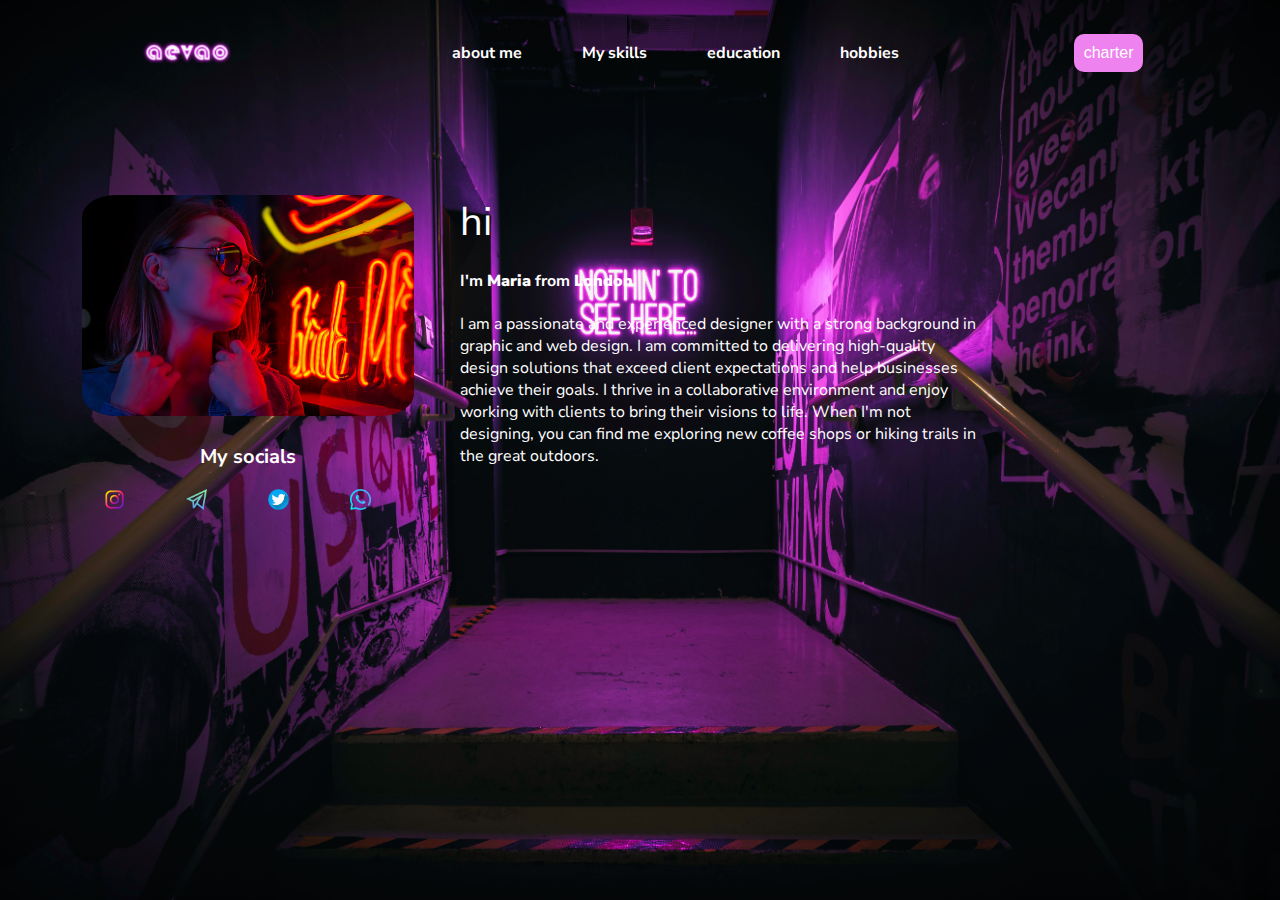
<file: index.html>
<!DOCTYPE html>
<html lang="en">
  <head>
    <meta charset="UTF-8" />
    <meta http-equiv="X-UA-Compatible" content="IE=edge" />
    <meta name="viewport" content="width=device-width, initial-scale=1.0" />
    <title>Document</title>
    <link rel="preconnect" href="https://fonts.googleapis.com">
<link rel="preconnect" href="https://fonts.gstatic.com" crossorigin>
<link href="https://fonts.googleapis.com/css2?family=Inter&family=Nunito+Sans:ital,wght@0,400;1,300&display=swap" rel="stylesheet">     
    <link rel="stylesheet" href="./main.css" />
  </head>
  <body>
    <div class="main">
      <div class="container">
        <!-- navbar start -->
        <div class="navbar">
          <img class="navbar__logo" src="./images/aevao.png" alt="" />
          <!-- todo для других html файлов -->
          <ul class="navbar__list">
            <li class="list__item"><a href="./aboutme.html">about me</a></li>
            <li class="list__item"><a href="./myskills.html">My skills</a></li>
            <li class="list__item"><a href="./education.html">education</a></li>
            <li class="list__item"><a href="./hobbies.html">hobbies</a></li>
          </ul>
          <!-- forms -->
            <button class="navbar__btn"><a href="./forms.html" class="Navbar__bnt_url">charter</a></button>
        <!-- forms -->
        <img src="./images/burger_btn.png" alt="" class="navbar__burger_btn" />

                    <!-- todo для других html файлов -->
            <!--burger start  -->
      <div class="burger-menu">
        <div class="burger-menu__content">
          <img
            src="./images/cancel_btn.png"
            alt=""
            class="burger-menu__btn_close"
          />
          
          <ul class="burger-menu__list">
            <li class="burger-menu__item"><a href="./aboutme.html">about me</a></li>
            <li class="burger-menu__item">
              <a href="./myskills.html">My skills</a>
            </li>
            <li class="burger-menu__item"><a href="./education.html">education</a></li>
            <li class="burger-menu__item"><a href="./hobbies.html">hobbies</a></li>
          </ul>
        </div>
      </div>
      <!-- burger end -->
        </div>
        
        <!-- navbar end -->
        <!-- header start -->
        <div class="header">
          <div class="header__left">
            <img src="./images/last aftor.jpg" alt="" class="header__left_img">
            <h4 class="header__left_title">My socials</h4>
            <ul class="header__left__list">
              <li class="header__list_socials"><a href="#"><img src="./images/instagram.png" alt="" class="header__socials"></a></li>
              <li class="header__list_socials"><a href="#"><img src="./images/telegram.png" alt="" class="header__socials"></a></li>
              <li class="header__list_socials"><a href="#"><img src="./images/twitter (1).png" alt="" class="header__socials"></a></li>
              <li class="header__list_socials"><a href="#"><img src="./images/whatsapp.png" alt="" class="header__socials"></a></li>
              
            </ul>
            
          </div>
          <div class="header__right">
            <div class="header__right_title">hi</div>
            <div class="header__right_info">
              <h4 class="header__right_name">I'm <b>Maria</b> from <b>London</b></h4>
              <p class="header__right_desc">I am a passionate and experienced designer with a strong background in graphic and web design. I am committed to delivering high-quality design solutions that exceed client expectations and help businesses achieve their goals. I thrive in a collaborative environment and enjoy working with clients to bring their visions to life. When I'm not designing, you can find me exploring new coffee shops or hiking trails in the great outdoors.</p>
            </div>
          </div>
        </div>
        <!-- header end -->
      </div>
    </div>
    <script>
      let openBtn = document.querySelector(".navbar__burger_btn");
      let closeBtn = document.querySelector(".burger-menu__btn_close");
      let burgerMenu = document.querySelector(".burger-menu");

      openBtn.addEventListener(
        "click",
        () => (burgerMenu.style.display = "block")
      );
      closeBtn.addEventListener(
        "click",
        () => (burgerMenu.style.display = "none")
      );
    </script>
  </body>
</html>
</file>
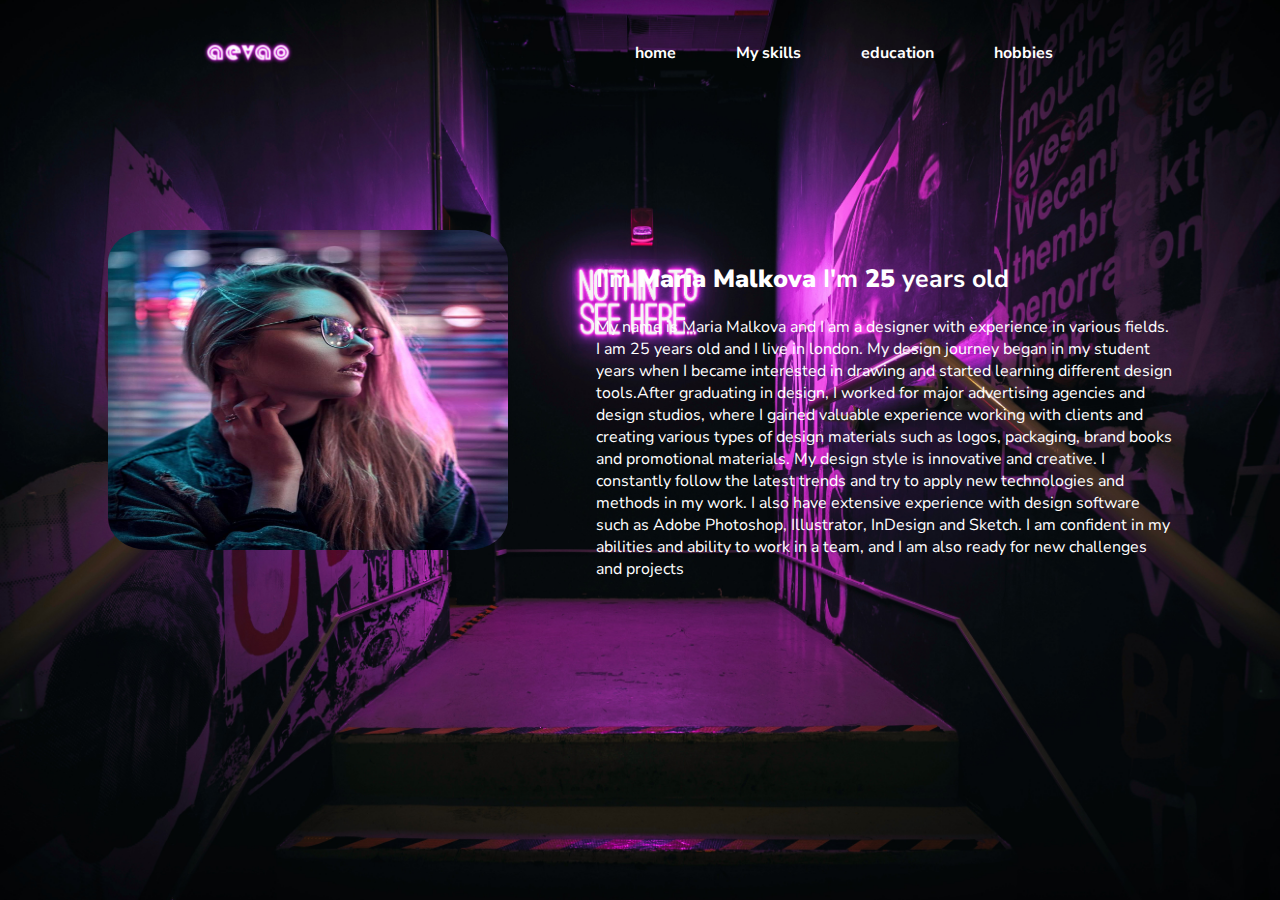
<file: aboutme.html>
<!DOCTYPE html>
<html lang="en">
<head>
    <meta charset="UTF-8">
    <meta http-equiv="X-UA-Compatible" content="IE=edge">
    <meta name="viewport" content="width=device-width, initial-scale=1.0">
    <link rel="preconnect" href="https://fonts.googleapis.com">
    <link rel="preconnect" href="https://fonts.gstatic.com" crossorigin>
    <link href="https://fonts.googleapis.com/css2?family=Inter&family=Nunito+Sans:ital,wght@0,400;1,300&display=swap" rel="stylesheet">    
    <title>Document</title>
    <link rel="stylesheet" href="./aboutme.css">
</head>
<body>
    <div class="main">
        <div class="content">
            <div class="navbar">
                <img class="navbar__logo" src="./images/aevao.png" alt="" />
        
                <ul class="navbar__list">
                    <li class="list__item"><a href="./index.html">home</a></li>
                    <li class="list__item"><a href="./myskills.html">My skills</a></li>
                    <li class="list__item"><a href="./education.html">education</a></li>
                    <li class="list__item"><a href="./hobbies.html">hobbies</a></li>
                  </ul>
                
                
              </div>
              <!-- navbar end -->
              <!-- todo features start -->
              <div class="features">
            <img src="./images/about aftor.jpg" alt="" class="features__img">
              
              <div class="featyres__desk">
            <h2 class="features__title">I'm <b>Maria Malkova</b> I'm <b>25</b> years old</h2>
            <p class="features__info">My name is Maria Malkova and I am a designer with experience in various fields. I am 25 years old and I live in london. My design journey began in my student years when I became interested in drawing and started learning different design tools.After graduating in design, I worked for major advertising agencies and design studios, where I gained valuable experience working with clients and creating various types of design materials such as logos, packaging, brand books and promotional materials.

                My design style is innovative and creative. I constantly follow the latest trends and try to apply new technologies and methods in my work.
                
                I also have extensive experience with design software such as Adobe Photoshop, Illustrator, InDesign and Sketch. I am confident in my abilities and ability to work in a team, and I am also ready for new challenges and projects</p>
                
                    <p class="adaptive__info">My name is Maria Malkova and I am a designer with experience in various fields. I am 25 years old and I live in london. My design journey began in my student years when I became interested in drawing and started learning different design tools.After graduating in design, I worked for major advertising agencies and design studios, where I gained valuable experience working with clients and creating various types of design materials such as logos, packaging, brand books and promotional materials</p>
                
              </div>
              

        </div> 
        
        <!-- todo features end -->
        </div>
    </div>
</body>
</html>
</file>
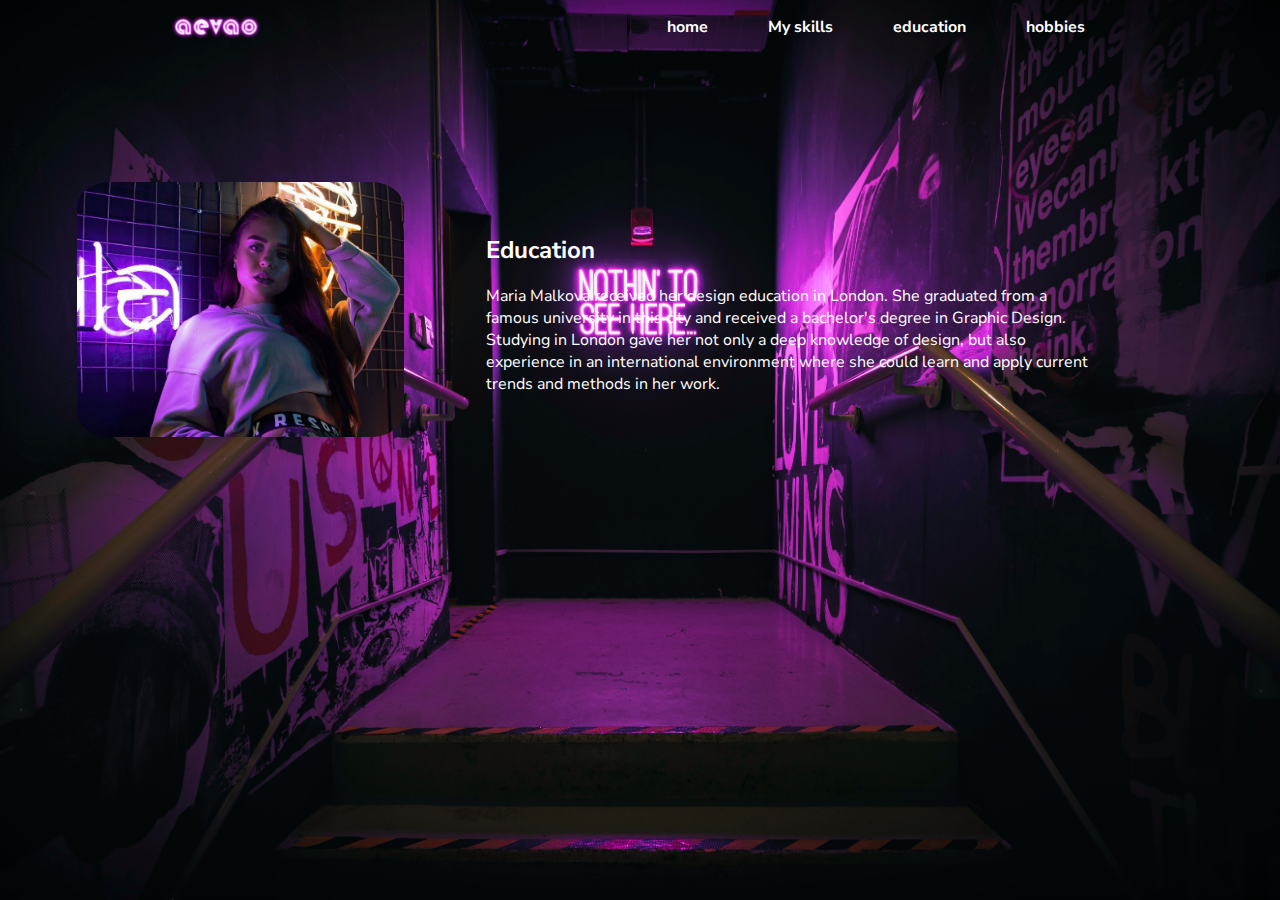
<file: education.html>
<!DOCTYPE html>
<html lang="en">
<head>
    <meta charset="UTF-8">
    <meta http-equiv="X-UA-Compatible" content="IE=edge">
    <meta name="viewport" content="width=device-width, initial-scale=1.0">
    <link rel="preconnect" href="https://fonts.googleapis.com">
    <link rel="preconnect" href="https://fonts.gstatic.com" crossorigin>
    <link href="https://fonts.googleapis.com/css2?family=Inter&family=Nunito+Sans:ital,wght@0,400;1,300&display=swap" rel="stylesheet">     
    <title>Document</title>
    <link rel="stylesheet" href="./education.css">
</head>
<body>
    <div class="main">
        <div class="diagrama">
            <div class="navbar">
                <img class="navbar__logo" src="./images/aevao.png" alt="" />
        
                <ul class="navbar__list">
                  <li class="list__item"><a href="./index.html">home</a></li>
                  <li class="list__item"><a href="./myskills.html">My skills</a></li>
                  <li class="list__item"><a href="./education.html">education</a></li>
                  <li class="list__item"><a href="./hobbies.html">hobbies</a></li>
                </ul>
                
                
              </div>
              <!-- navbar end -->
        </div>
        <div class="education">
            <div class="education__left">
            <img src="./images/education.jpg" alt="" class="education__img">
        </div>
        <div class="education__right">
            <h2 class="education__right__title">Education</h2>
            <p class="education__right__info">Maria Malkova received her design education in London. She graduated from a famous university in this city and received a bachelor's degree in Graphic Design. Studying in London gave her not only a deep knowledge of design, but also experience in an international environment where she could learn and apply current trends and methods in her work.
            </p>
        </div>

        </div>  

    </div>
</body>
</html>
</file>
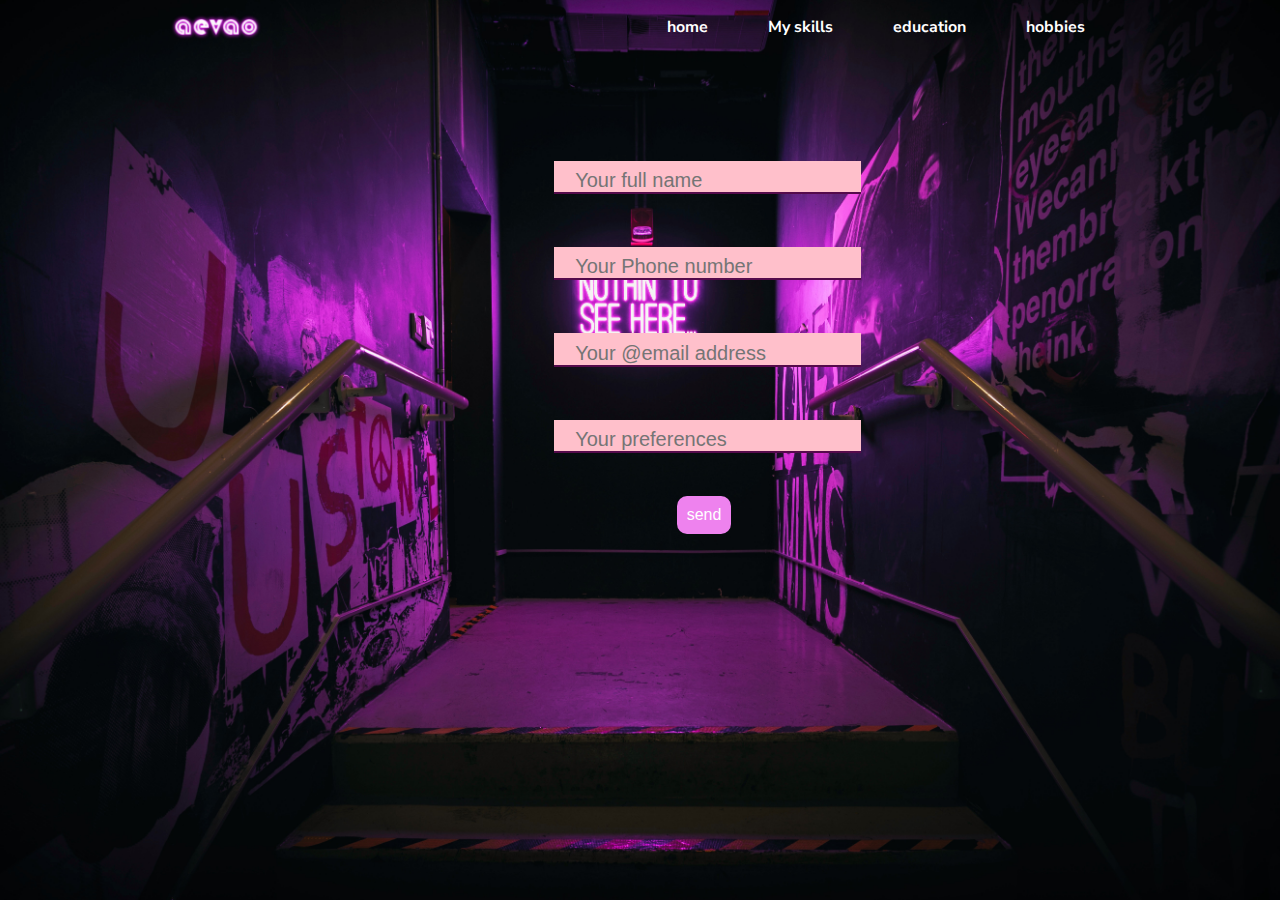
<file: forms.html>
<!DOCTYPE html>
<html lang="en">
<head>
    <meta charset="UTF-8">
    <meta http-equiv="X-UA-Compatible" content="IE=edge">
    <meta name="viewport" content="width=device-width, initial-scale=1.0">
    <link rel="preconnect" href="https://fonts.googleapis.com">
    <link rel="preconnect" href="https://fonts.gstatic.com" crossorigin>
    <link href="https://fonts.googleapis.com/css2?family=Inter&family=Nunito+Sans:ital,wght@0,400;1,300&display=swap" rel="stylesheet">   
    <title>Document</title>
    <link rel="stylesheet" href="./forms.css">
</head>
<body>
    <div class="main">
        <div class="diagrama">
            <div class="navbar">
                <img class="navbar__logo" src="./images/aevao.png" alt="" />
        
                <ul class="navbar__list">
                    <li class="list__item"><a href="./index.html">home</a></li>
                    <li class="list__item"><a href="./myskills.html">My skills</a></li>
                    <li class="list__item"><a href="./education.html">education</a></li>
                    <li class="list__item"><a href="./hobbies.html">hobbies</a></li>
                  </ul>
                
                </div>
                <div class="forms">
                    <ul class="forms__list">
                        <li class="forms__desc"><input placeholder="Your full name"  type="text" class="forms__inp"></li>
                        <li class="forms__desc"><input placeholder="Your Phone number" type="number" class="forms__inp"></li>
                        <li class="forms__desc"><input placeholder="Your @email address" type="email" class="forms__inp"></li>
                        <li class="forms__desc"><input placeholder="Your preferences" type="text" class="forms__inp"></li>
                    </ul>
                    
              </div>
              <div class="end">
              <button class="end_btn"><a href="./main.html" class="end__btn_url">send</a></button>
            </div>

        </div>
</body>
</html>
</file>
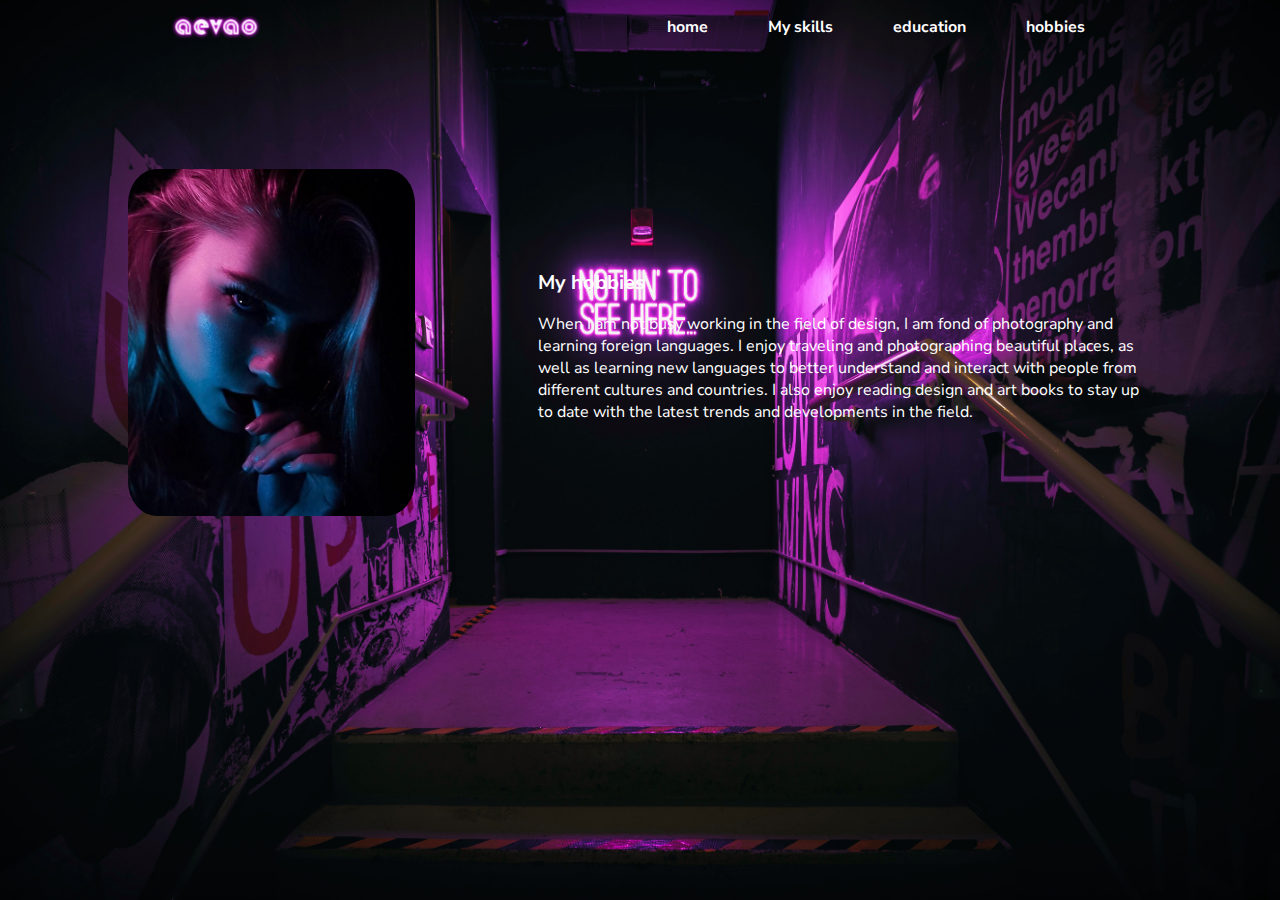
<file: hobbies.html>
<!DOCTYPE html>
<html lang="en">
<head>
    <meta charset="UTF-8">
    <meta http-equiv="X-UA-Compatible" content="IE=edge">
    <meta name="viewport" content="width=device-width, initial-scale=1.0">
    <link rel="preconnect" href="https://fonts.googleapis.com">
    <link rel="preconnect" href="https://fonts.gstatic.com" crossorigin>
    <link href="https://fonts.googleapis.com/css2?family=Inter&family=Nunito+Sans:ital,wght@0,400;1,300&display=swap" rel="stylesheet">   
    <title>Document</title>
    <link rel="stylesheet" href="./hobbies.css">
</head>
<body>
    <div class="main">
        <div class="diagrama">
            <div class="navbar">
                <img class="navbar__logo" src="./images/aevao.png" alt="" />
        
                <ul class="navbar__list">
                    <li class="list__item"><a href="./index.html">home</a></li>
                    <li class="list__item"><a href="./myskills.html">My skills</a></li>
                    <li class="list__item"><a href="./education.html">education</a></li>
                    <li class="list__item"><a href="./hobbies.html">hobbies</a></li>
                  </ul>
                
                
              </div>
              <!-- navbar end -->
              <div class="header">
                <div class="header__left">
                    <img src="./images/hobbies.jpg" alt="" class="header__left_img">
                </div>
                <div class="header__right">
                    <h2 class="header__right_title">My hobbies</h2>
                    <p class="header__right_info">When I am not busy working in the field of design, I am fond of photography and learning foreign languages. I enjoy traveling and photographing beautiful places, as well as learning new languages ​​to better understand and interact with people from different cultures and countries. I also enjoy reading design and art books to stay up to date with the latest trends and developments in the field. </p>
                </div>
              </div>
        </div>
    </div>
</body>
</html>
</file>
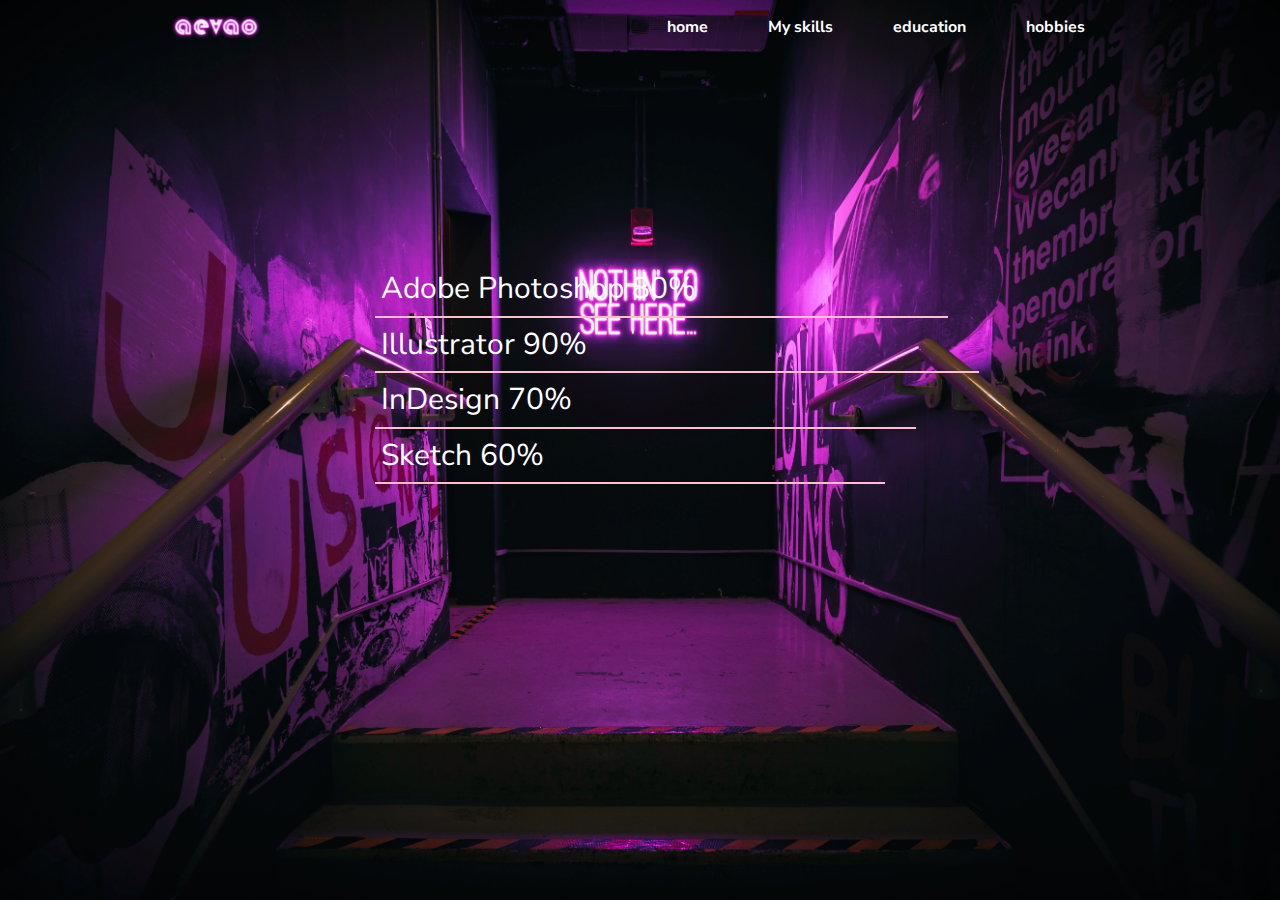
<file: myskills.html>
<!DOCTYPE html>
<html lang="en">
  <head>
    <meta charset="UTF-8" />
    <meta http-equiv="X-UA-Compatible" content="IE=edge" />
    <meta name="viewport" content="width=device-width, initial-scale=1.0" />
    <link rel="preconnect" href="https://fonts.googleapis.com" />
    <link rel="preconnect" href="https://fonts.gstatic.com" crossorigin />
    <link
      href="https://fonts.googleapis.com/css2?family=Inter&family=Nunito+Sans:ital,wght@0,400;1,300&display=swap"
      rel="stylesheet"
    />
    <title>Document</title>
    <link rel="stylesheet" href="./myskills.css" />
  </head>
  <body>
    <div class="main">
      <div class="diagrama">
        <div class="navbar">
          <img class="navbar__logo" src="./images/aevao.png" alt="" />

          <ul class="navbar__list">
            <li class="list__item"><a href="./index.html">home</a></li>
            <li class="list__item"><a href="./myskills.html">My skills</a></li>
            <li class="list__item"><a href="./education.html">education</a></li>
            <li class="list__item"><a href="./hobbies.html">hobbies</a></li>
          </ul>
        </div>
        <!-- navbar end -->
      </div>
      <div class="skill__bar">
        <ul class="skill__bar_list">
          <li class="skill__bar_item" id="bar1">Adobe Photoshop 80%</li>
          <li class="skill__bar_item" id="bar2">Illustrator 90%</li>
          <li class="skill__bar_item" id="bar3">InDesign 70%</li>
          <li class="skill__bar_item" id="bar4">Sketch 60%</li>
        </ul>
      </div>
    </div>
  </body>
</html>
</file>
<file: main.css>
body {
  padding: 0;
  margin: 0;
  font-family: 'Inter', sans-serif;
  font-family: 'Nunito Sans', sans-serif;
}
.main {
  width: 100vw;

  height: 100vh;
  background-image: url("./images/kafklafj.png");
  background-size: cover;
  background-position: center;
  
}
.container {
  width: 90%;
  margin: auto;
  padding: 2% 0;}
/* navbar start */
  .navbar {
    display: flex;
    justify-content: space-around;
    align-items: center;
    
   
  }
  
  .navbar__logo {
    width: 100px;
    height: auto;
  }
  
  .navbar__list {
    display: flex;
    list-style: none;
   
  }
  
  .list__item {
    margin: 0 20px;
    -webkit-animation: glow 1s ease-in-out infinite alternate;
    -moz-animation: glow 1s ease-in-out infinite alternate;
    animation: glow 1s ease-in-out infinite alternate;
  }
  
  .list__item a {
    text-decoration: none;
    color: #fff;
    font-weight: bold;
    font-size: 16px;
    padding: 5px 10px;
    border-radius: 5px;
    transition: all 0.3s ease-in-out;
  }
  
  .list__item a:hover {
    background-color: #ff00ff ;
    color: #fff;
    
  }
  .navbar__btn{
    border: none;
    background-color: violet;
    color: white;
    cursor: pointer;
    padding: 10px;
    border-radius: 10px;
    font-size: 16px;
  }
  .Navbar__bnt_url{
    -webkit-animation: glow 1s ease-in-out infinite alternate;
    -moz-animation: glow 1s ease-in-out infinite alternate;
    color: #fff;
    text-decoration: none;
  }
  .navbar__burger_btn {
    display: none;}
  
@-webkit-keyframes glow {
  from {
    text-shadow: 0 0 10px #fff, 0 0 20px #fff, 0 0 30px #e60073, 0 0 40px #e60073, 0 0 50px #e60073, 0 0 60px #e60073, 0 0 70px #e60073;
  }
  to {
    text-shadow: 0 0 20px #fff, 0 0 30px #ff4da6, 0 0 40px #ff4da6, 0 0 50px #ff4da6, 0 0 60px #ff4da6, 0 0 70px #ff4da6, 0 0 80px #ff4da6;
  }
}
/* navbar end */
/* header start */
.header{
  display: flex;
  width: 80%;
  margin-top: 10%;
}
.header__left{
  width: 40%;
  display: flex;
  flex-wrap: wrap;
  justify-content: center;

}
.header__left_img{
 width: 90%;
 border-radius: 10%;
}
.header__left__list{
  display: flex;
  list-style: none;

}
.header__socials{
  width: 25%;
  cursor: pointer;
}
.header__left_title{
  font-size: 20px;
  color: #fff;
  margin-bottom:  1%;
  -webkit-animation: glow 1s ease-in-out infinite alternate;
  -moz-animation: glow 1s ease-in-out infinite alternate;
}
.header__right{
  width: 60%;
  justify-content: center;
}
.header__right_title{
  font-size: 40px;
  -webkit-animation: glow 1s ease-in-out infinite alternate;
  -moz-animation: glow 1s ease-in-out infinite alternate;
  color: #fff;
  padding-left: 5%;
}
.header__right_info{
  -webkit-animation: glow 1s ease-in-out infinite alternate;
  -moz-animation: glow 1s ease-in-out infinite alternate;
  color: #fff;
  padding-left: 5%;
}

/* header end */
/* burger menu */
.burger-menu {
  width: 98%;
  background-color: #1e1e20;
  position: absolute;
  z-index: 1;
  top: 1;
  right: 1;
  left: 1;
  border: 2px solid #fff;
  border-radius: 10px;
  display: none;
}
.burger-menu__content {
  width: 100%;
  height: 100%;
  display: flex;
  flex-direction: column;
  justify-content: space-between;
  align-items: center;
}
.burger-menu__btn_close {
  width: 1%;
  margin: 3% 0;
  cursor: pointer;
}
.burger-menu__input {
  width: 30%;
  height: 10%;
  background-color: transparent;
  border: 1px solid #fff;
  border-radius: 5px;
}
.burger-menu__list {
  list-style-type: none;
  padding: 0%;
  height: 50%;
  display: flex;
  flex-direction: column;
  justify-content: space-between;
  align-items: center;
}
.burger-menu__item > a {
  text-decoration: none;
  color: #fff;
}
/* todo adaptive start */
@media all and (max-width: 768px) {
  .header{
    width: 100%;
  }
  .navbar{
    display: flex;
    justify-content: space-between;
  }
  .header__right{
    display: flex;
    width: 50%;
    justify-content: space-around;
    
}
.header__left{
  width: 50%;
}
.list__item a {
  text-decoration: none;
  color: #fff;
  font-weight: bold;
  font-size: 14px;
  padding: 5px 10px;
  border-radius: 5px;
  transition: all 0.3s ease-in-out;
}

.navbar__list , .navbar__btn{
  
    display: none;
  }
  .navbar__burger_btn {
    display: block;
  }
  .header__btn {
    width: 35%;
  }
  .info-block {
    flex-direction: column;
    align-items: flex-start;
    margin-bottom: 15px;
  }
  .info-block__title {
    width: 85%;
  }
  .info-block__btn {
    width: 30%;
  }
}
@media all and (max-width: 576px){
  
.list__item a{
  font-size: 11px;
}
.header__right_desc{
  font-size: 11px;
}
}

/* todo adaptive end */
</file>
<file: aboutme.css>
body {
    padding: 0;
    margin: 0;
    font-family: 'Inter', sans-serif;
    font-family: 'Nunito Sans', sans-serif;
  }
.main {
    width: 100vw;
  
    height: 100vh;
    background-image: url("./images/kafklafj.png");
    background-size: cover;
    background-position: center;}
    .content{
        width: 90%;
        margin: auto;
        padding: 2% 0;
        
        
    }
    /* navbar start */
  .navbar {
    display: flex;
    justify-content: space-around;
    align-items: center;
    
   
  }
  
  .navbar__logo {
    width: 100px;
    height: auto;
  }
  
  .navbar__list {
    display: flex;
    list-style: none;
   
  }
  
  .list__item {
    margin: 0 20px;
    -webkit-animation: glow 1s ease-in-out infinite alternate;
    -moz-animation: glow 1s ease-in-out infinite alternate;
    animation: glow 1s ease-in-out infinite alternate;
  }
  
  .list__item a {
    text-decoration: none;
    color: #fff;
    font-weight: bold;
    font-size: 16px;
    padding: 5px 10px;
    border-radius: 5px;
    transition: all 0.3s ease-in-out;
  }
  
  .list__item a:hover {
    background-color: #ff00ff ;
    color: #fff;
    
  }
  .features{
    margin-top: 9%;
    display: flex;
    justify-content: space-around;
    align-items: center;
  }
  .features__img{
    width: 25em;
    height: 20em;
    border-radius: 10%;
  }
  .featyres__desk{
    width: 50%;
    padding-top: 5%;
    -webkit-animation: glow 1s ease-in-out infinite alternate;
    -moz-animation: glow 1s ease-in-out infinite alternate;
  }
    .features__title{
        font-size: 25px;
        color: #ffffff;
        
    }
    
    .features__info{
        color: #fff;
        font-size: 16px;
    }
    .adaptive__info{
      display: none;
    }

    @-webkit-keyframes glow {
        from {
          text-shadow: 0 0 10px #fff, 0 0 20px #fff, 0 0 30px #e60073, 0 0 40px #e60073, 0 0 50px #e60073, 0 0 60px #e60073, 0 0 70px #e60073;
        }
        to {
          text-shadow: 0 0 20px #fff, 0 0 30px #ff4da6, 0 0 40px #ff4da6, 0 0 50px #ff4da6, 0 0 60px #ff4da6, 0 0 70px #ff4da6, 0 0 80px #ff4da6;
        }
    }

    /* todo adaptive */
    @media all and (max-width: 1000px) { 
      .features {
        margin-top: 0%;
        display: flex;
        justify-content: space-around;
        align-items: center;
      }
    .features__img {
      width: 16em;
      height: 15em;
      border-radius: 10%;
  }
  .features__info{
    display: none;
  }
  .adaptive__info{
    display: block;
    color: white;
  }
}
    @media all and (max-width: 768px) { 
      .features {
        margin-top: 0%;
        display: flex;
        justify-content: space-around;
        align-items: center;
      }
    .features__img {
      width: 16em;
      height: 15em;
      border-radius: 10%;
  }
}
@media all and (max-width: 768px) {
  .list__item a{
    font-size: 9px;
  }
  .features__img {
    width: 11em;
    height: 10em;
    border-radius: 10%;
}
.features {
  margin-top: 0%;
  display: flex;
  justify-content: space-between;
  align-items: center;
}
.adaptive__info {
  display: block;
  color: white;
  font-size: 10px;
}
}
</file>
<file: education.css>
body {
    padding: 0;
    margin: 0;
    font-family: 'Inter', sans-serif;
    font-family: 'Nunito Sans', sans-serif;
  }
  .main {
    width: 100vw;
  
    height: 100vh;
    background-image: url("./images/kafklafj.png");
    background-size: cover;
    background-position: center;
    
  }
  .container {
    width: 90%;
    margin: auto;
    padding: 2% 0;}
  /* navbar start */
    .navbar {
      display: flex;
      justify-content: space-around;
      align-items: center;
      
     
    }
    
    .navbar__logo {
      width: 100px;
      height: auto;
    }
    
    .navbar__list {
      display: flex;
      list-style: none;
     
    }
    
    .list__item {
      margin: 0 20px;
      -webkit-animation: glow 1s ease-in-out infinite alternate;
      -moz-animation: glow 1s ease-in-out infinite alternate;
      animation: glow 1s ease-in-out infinite alternate;
    }
    
    .list__item a {
      text-decoration: none;
      color: #fff;
      font-weight: bold;
      font-size: 16px;
      padding: 5px 10px;
      border-radius: 5px;
      transition: all 0.3s ease-in-out;
    }
    
    .list__item a:hover {
      background-color: #ff00ff ;
      color: #fff;
      
    }
    .navbar__btn{
      border: none;
      background-color: violet;
      color: white;
      cursor: pointer;
      padding: 10px;
      border-radius: 10px;
      font-size: 16px;
    }
    
    
  @-webkit-keyframes glow {
    from {
      text-shadow: 0 0 10px #fff, 0 0 20px #fff, 0 0 30px #e60073, 0 0 40px #e60073, 0 0 50px #e60073, 0 0 60px #e60073, 0 0 70px #e60073;
    }
    to {
      text-shadow: 0 0 20px #fff, 0 0 30px #ff4da6, 0 0 40px #ff4da6, 0 0 50px #ff4da6, 0 0 60px #ff4da6, 0 0 70px #ff4da6, 0 0 80px #ff4da6;
    }
  }
  /* navbar end */
  /* haeder start */
  .education{
    width: 80%;
    display: flex;
    justify-content: space-between  ;
    align-items: center;
    margin-top: 10%;
    margin-left: 6%;
  }
  .education__left{
    width: 40%;
  }
  .education__img{
    width: 80%;
    height: 90%;
    border-radius: 10%;
  }
.education__right{
    width: 60%;
    -webkit-animation: glow 1s ease-in-out infinite alternate;
      -moz-animation: glow 1s ease-in-out infinite alternate;
    color: #fff;
}
  /* haeder end */

  @media all and (max-width: 576px){
    
    .list__item a{
      font-size: 11px;
    }
    .education{
      width: 80%;
      display: flex;
      justify-content: space-between;
      align-items: center;
      margin-top: 0%;
      margin-left: 6%;
      
    }

  }
</file>
<file: forms.css>
body {
    padding: 0;
    margin: 0;
    font-family: 'Inter', sans-serif;
    font-family: 'Nunito Sans', sans-serif;
  }
  .main {
    width: 100vw;
  
    height: 100vh;
    background-image: url("./images/kafklafj.png");
    background-size: cover;
    background-position: center;
    
  }
  .container {
    width: 90%;
    margin: auto;
    padding: 2% 0;}
  /* navbar start */
    .navbar {
      display: flex;
      justify-content: space-around;
      align-items: center;
      
     
    }
    
    .navbar__logo {
      width: 100px;
      height: auto;
    }
    
    .navbar__list {
      display: flex;
      list-style: none;
     
    }
    
    .list__item {
      margin: 0 20px;
      -webkit-animation: glow 1s ease-in-out infinite alternate;
      -moz-animation: glow 1s ease-in-out infinite alternate;
      animation: glow 1s ease-in-out infinite alternate;
    }
    
    .list__item a {
      text-decoration: none;
      color: #fff;
      font-weight: bold;
      font-size: 16px;
      padding: 5px 10px;
      border-radius: 5px;
      transition: all 0.3s ease-in-out;
    }
    
    .list__item a:hover {
      background-color: #ff00ff ;
      color: #fff;
      
    }
    .navbar__btn{
      border: none;
      background-color: violet;
      color: white;
      cursor: pointer;
      padding: 10px;
      border-radius: 10px;
      font-size: 16px;
      
    }
    
    
  @-webkit-keyframes glow {
    from {
      text-shadow: 0 0 10px #fff, 0 0 20px #fff, 0 0 30px #e60073, 0 0 40px #e60073, 0 0 50px #e60073, 0 0 60px #e60073, 0 0 70px #e60073;
    }
    to {
      text-shadow: 0 0 20px #fff, 0 0 30px #ff4da6, 0 0 40px #ff4da6, 0 0 50px #ff4da6, 0 0 60px #ff4da6, 0 0 70px #ff4da6, 0 0 80px #ff4da6;
    }
  }
  /* navbar end */
 .forms{
    width: 100%;
    display: flex;
    justify-content: center;
    margin-top: 5%;
 }
 .forms__desc{
    list-style: none;
    padding: 10%;
 }
 .forms__inp{
    border: none;
    border-bottom: 2px solid rgb(85, 10, 75);
    background-color:  pink;
    font-size: 20px;
    color: white    ;
    padding: 4% 10% 0 10%;
    
    
 }
 /* end start */
 .end{
    width: 100%;
    display: flex;
    justify-content: center;
 }
 .end_btn{
    border: none;
    background-color: violet;
    color: white;
    cursor: pointer;
    padding: 10px;
    border-radius: 10px;
    font-size: 16px;
    margin-left: 10%;

 }
 .end__btn_url{
    -webkit-animation: glow 1s ease-in-out infinite alternate;
    -moz-animation: glow 1s ease-in-out infinite alternate;
    color: #fff;
    text-decoration: none;
 }
 /* end  */
</file>
<file: hobbies.css>
body {
    padding: 0;
    margin: 0;
    font-family: 'Inter', sans-serif;
    font-family: 'Nunito Sans', sans-serif;
  }
  .main {
    width: 100vw;
  
    height: 100vh;
    background-image: url("./images/kafklafj.png");
    background-size: cover;
    background-position: center;
    
  }
  .container {
    width: 90%;
    margin: auto;
    padding: 2% 0;}
  /* navbar start */
    .navbar {
      display: flex;
      justify-content: space-around;
      align-items: center;
      
     
    }
    
    .navbar__logo {
      width: 100px;
      height: auto;
    }
    
    .navbar__list {
      display: flex;
      list-style: none;
     
    }
    
    .list__item {
      margin: 0 20px;
      -webkit-animation: glow 1s ease-in-out infinite alternate;
      -moz-animation: glow 1s ease-in-out infinite alternate;
      animation: glow 1s ease-in-out infinite alternate;
    }
    
    .list__item a {
      text-decoration: none;
      color: #fff;
      font-weight: bold;
      font-size: 16px;
      padding: 5px 10px;
      border-radius: 5px;
      transition: all 0.3s ease-in-out;
    }
    
    .list__item a:hover {
      background-color: #ff00ff ;
      color: #fff;
      
    }
    .navbar__btn{
      border: none;
      background-color: violet;
      color: white;
      cursor: pointer;
      padding: 10px;
      border-radius: 10px;
      font-size: 16px;
      
    }
    
    
  @-webkit-keyframes glow {
    from {
      text-shadow: 0 0 10px #fff, 0 0 20px #fff, 0 0 30px #e60073, 0 0 40px #e60073, 0 0 50px #e60073, 0 0 60px #e60073, 0 0 70px #e60073;
    }
    to {
      text-shadow: 0 0 20px #fff, 0 0 30px #ff4da6, 0 0 40px #ff4da6, 0 0 50px #ff4da6, 0 0 60px #ff4da6, 0 0 70px #ff4da6, 0 0 80px #ff4da6;
    }
  }
  /* navbar end */
  .header{
    margin-top: 9%;
    display: flex;
    justify-content: space-between;
    align-items: center;
    width: 80%;
    margin-left: 10%;
  }
.header__left{
    width: 40%;
}
.header__left_img{
    width: 70%;
    height: 90%;
    border-radius: 10%;
}
.header__right{
    width: 60%;
    -webkit-animation: glow 1s ease-in-out infinite alternate;
      -moz-animation: glow 1s ease-in-out infinite alternate;
    
}
.header__right_title{
    color: #fff;
    font-size: 20px;
}
.header__right_info{
    color: #fff;

}
@media all and (max-width: 576px){
    .header {
      margin-top: 0%
    }
  .list__item a{
    font-size: 11px;
  }
}
</file>
<file: myskills.css>
body {
    padding: 0;
    margin: 0;
    font-family: 'Inter', sans-serif;
    font-family: 'Nunito Sans', sans-serif;
  }
  .main {
    width: 100vw;
  
    height: 100vh;
    background-image: url("./images/kafklafj.png");
    background-size: cover;
    background-position: center;
    
  }
  .container {
    width: 90%;
    margin: auto;
    padding: 2% 0;}
  /* navbar start */
    .navbar {
      display: flex;
      justify-content: space-around;
      align-items: center;
      
     
    }
    
    .navbar__logo {
      width: 100px;
      height: auto;
    }
    
    .navbar__list {
      display: flex;
      list-style: none;
     
    }
    
    .list__item {
      margin: 0 20px;
      -webkit-animation: glow 1s ease-in-out infinite alternate;
      -moz-animation: glow 1s ease-in-out infinite alternate;
      animation: glow 1s ease-in-out infinite alternate;
    }
    
    .list__item a {
      text-decoration: none;
      color: #fff;
      font-weight: bold;
      font-size: 16px;
      padding: 5px 10px;
      border-radius: 5px;
      transition: all 0.3s ease-in-out;
    }
    
    .list__item a:hover {
      background-color: #ff00ff ;
      color: #fff;
      
    }
    .navbar__btn{
      border: none;
      background-color: violet;
      color: white;
      cursor: pointer;
      padding: 10px;
      border-radius: 10px;
      font-size: 16px;
    }
    
    
  @-webkit-keyframes glow {
    from {
      text-shadow: 0 0 10px #fff, 0 0 20px #fff, 0 0 30px #e60073, 0 0 40px #e60073, 0 0 50px #e60073, 0 0 60px #e60073, 0 0 70px #e60073;
    }
    to {
      text-shadow: 0 0 20px #fff, 0 0 30px #ff4da6, 0 0 40px #ff4da6, 0 0 50px #ff4da6, 0 0 60px #ff4da6, 0 0 70px #ff4da6, 0 0 80px #ff4da6;
    }
  }
  /* navbar end */
  /* skill bar start */
  .skill__bar{
    width: 80%;
    margin-top: 15%;
    display: flex;
    justify-content: center;
    align-items: center;

    
  }
  .skill__bar_list{
    list-style: none;
    color: #fff;
    
  }
  .skill__bar_item{
    width: 100%;
    font-size: 30px;
    padding: 2% 100% 2% 2%;
    border-bottom: 2px pink solid ;
    -webkit-animation: glow 1s ease-in-out infinite alternate;
      -moz-animation: glow 1s ease-in-out infinite alternate;
    
  }
  #bar1{
    padding-right: 80%;
  }
  #bar2{
    padding-right: 90%;
  }
  #bar3{
    padding-right: 70%;
  }
  #bar4{
    padding-right: 60%;
  }
  /* skill bar end */

  @media all and (max-width: 768px){
   
    .list__item a{
      font-size: 11px;
    }
    #bar1 {
      padding-right: 30%;
  }
  #bar2{
    padding-right: 35%;
  }
  #bar3{
    padding-right: 25%;
  }
  #bar4{
    padding-right: 20%;
  }
  }
  @media all and (max-width: 576px){
   
  .list__item a{
    font-size: 11px;
  }
  #bar1 {
    padding-right: 25%;
}
#bar2{
  padding-right: 30%;
}
#bar3{
  padding-right: 20%;
}
#bar4{
  padding-right: 15%;
}
}
</file>
